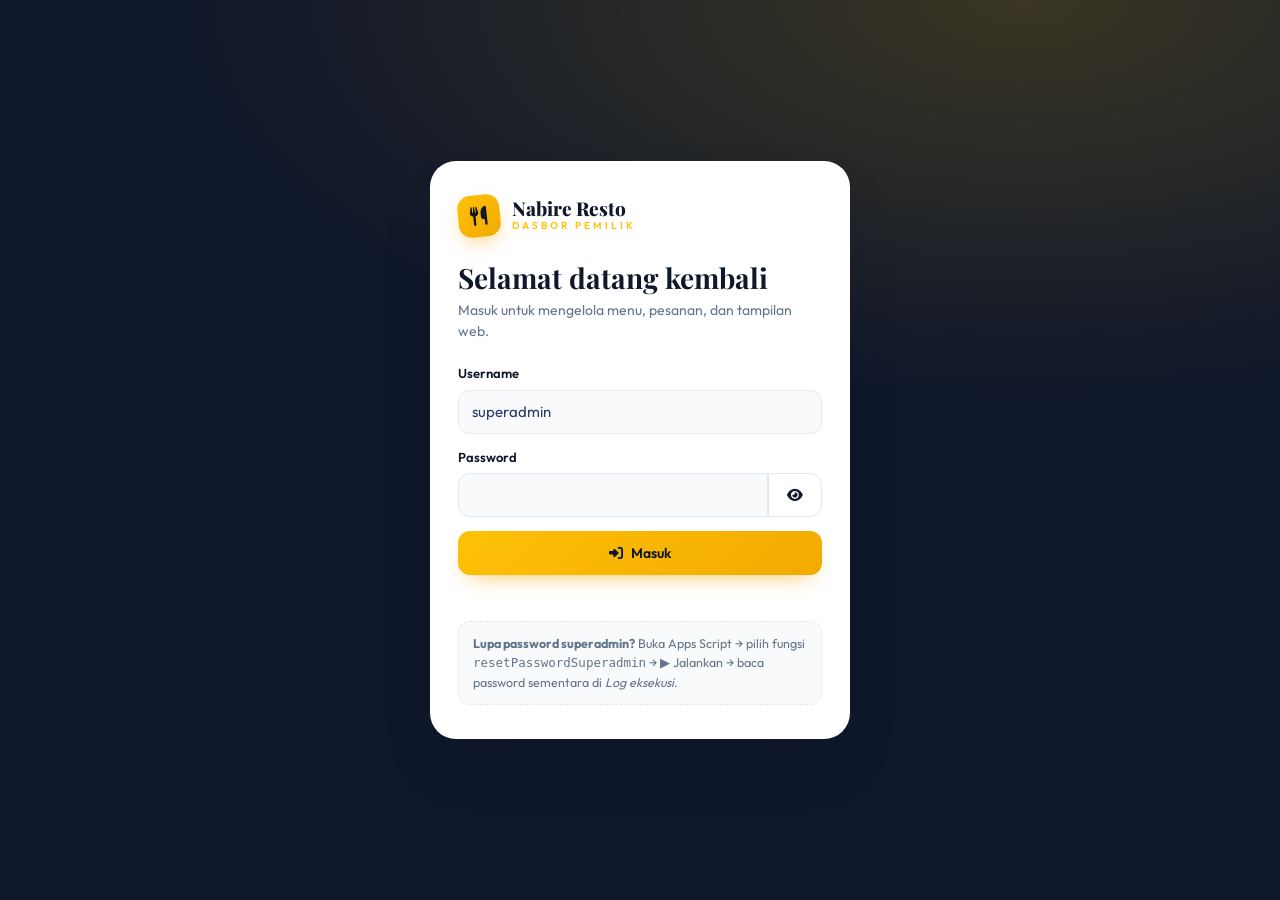
<file: admin.html>
<!doctype html>
<html lang="id">
  <head>
    <meta charset="utf-8" />
    <meta name="viewport" content="width=device-width, initial-scale=1, maximum-scale=5" />
    <meta name="theme-color" content="#0f172a" />
    <meta name="robots" content="noindex, nofollow" />
    <title>Dasbor — Nabire Resto</title>
    <link rel="preconnect" href="https://script.google.com" />
    <link rel="preconnect" href="https://script.googleusercontent.com" />
    <link rel="preconnect" href="https://fonts.googleapis.com" />
    <link rel="preconnect" href="https://fonts.gstatic.com" crossorigin />
    <link href="https://fonts.googleapis.com/css2?family=Outfit:wght@300;400;500;600;700;800&family=Playfair+Display:wght@600;700;800&display=swap" rel="stylesheet" />
    <link rel="stylesheet" href="https://cdnjs.cloudflare.com/ajax/libs/font-awesome/6.4.0/css/all.min.css" />
    <link rel="stylesheet" href="css/admin.css" />
  </head>
  <body>
    <!-- ============ LOGIN ============ -->
    <section class="auth" id="authView" hidden>
      <form class="auth-card" id="loginForm" autocomplete="on">
        <div class="auth-brand"><span class="brand-mark js-brand-mark"><i class="fa-solid fa-utensils"></i></span><div><div class="brand-name js-brand-name" style="color:var(--dark)">Nabire Resto</div><div class="brand-sub">Dasbor Pemilik</div></div></div>
        <div class="demo-banner" id="demoBanner" hidden><i class="fa-solid fa-flask"></i><span>Mode contoh: backend belum dihubungkan. Klik <b>Masuk</b> untuk mencoba dasbor dengan data dummy.</span></div>
        <h1>Selamat datang kembali</h1>
        <p class="lead">Masuk untuk mengelola menu, pesanan, dan tampilan web.</p>
        <div class="field"><label for="lgUser">Username</label><input class="input" id="lgUser" name="username" autocomplete="username" value="superadmin" required /></div>
        <div class="field"><label for="lgPass">Password</label>
          <div class="input-group"><input class="input" id="lgPass" name="password" type="password" autocomplete="current-password" required /><button type="button" class="btn btn-ghost" id="lgEye" aria-label="Tampilkan password"><i class="fa-solid fa-eye"></i></button></div>
        </div>
        <button class="btn btn-primary btn-block" id="lgBtn" type="submit"><i class="fa-solid fa-right-to-bracket"></i> Masuk</button>
        <p class="hint" id="lgMsg" role="alert" style="color:var(--err);min-height:18px;margin-top:10px"></p>
        <div class="help"><b>Lupa password superadmin?</b> Buka Apps Script → pilih fungsi <code>resetPasswordSuperadmin</code> → ▶ Jalankan → baca password sementara di <i>Log eksekusi</i>.</div>
      </form>

      <form class="auth-card" id="mustForm" hidden>
        <div class="auth-brand"><span class="brand-mark"><i class="fa-solid fa-key"></i></span><div><div class="brand-name" style="color:var(--dark)">Buat password baru</div><div class="brand-sub">Wajib sekali</div></div></div>
        <p class="lead">Anda masuk dengan password sementara. Buat password baru (minimal 10 karakter, kombinasi huruf & angka).</p>
        <div class="field"><label for="mpOld">Password sementara</label><input class="input" id="mpOld" type="password" autocomplete="current-password" required /></div>
        <div class="field"><label for="mpNew">Password baru</label><input class="input" id="mpNew" type="password" autocomplete="new-password" minlength="10" required /></div>
        <div class="field"><label for="mpNew2">Ulangi password baru</label><input class="input" id="mpNew2" type="password" autocomplete="new-password" required /></div>
        <button class="btn btn-primary btn-block" type="submit" id="mpBtn"><i class="fa-solid fa-check"></i> Simpan & Masuk</button>
        <p class="hint" id="mpMsg" role="alert" style="color:var(--err);min-height:18px;margin-top:10px"></p>
      </form>
    </section>

    <!-- ============ APP ============ -->
    <div class="shell" id="appView" hidden>
      <aside class="sidebar" id="sidebar" aria-label="Menu utama"></aside>
      <div class="main">
        <header class="topbar">
          <div class="topbar-in">
            <span class="tb-brand-m"><span class="brand-mark js-brand-mark" style="width:36px;height:36px;font-size:16px"><i class="fa-solid fa-utensils"></i></span></span>
            <div class="tb-title"><h1 id="pageTitle">Ringkasan</h1><p id="pageSub"></p></div>
            <span class="net-dot" id="netDot" title="Status koneksi"></span>
            <a class="btn btn-ghost btn-sm" href="index.html" target="_blank" rel="noopener" title="Lihat web"><i class="fa-solid fa-arrow-up-right-from-square"></i><span class="hide-sm"> Lihat web</span></a>
            <button class="avatar" id="avatarBtn" aria-label="Akun"></button>
          </div>
        </header>
        <main class="content" id="content"></main>
      </div>
      <nav class="bnav" id="bnav" aria-label="Navigasi bawah"></nav>
    </div>

    <div id="layer"></div>
    <div class="toasts" id="toasts" aria-live="polite"></div>

    <script src="js/config.js"></script>
    <script src="js/demo-data.js"></script>
    <script src="js/core.js"></script>
    <script src="js/toko.js"></script>
    <script src="js/admin.js"></script>
  </body>
</html>
</file>
<file: css/admin.css>
/* =====================================================================
 *  admin.css — Dasbor ramah pemilik (CEO-friendly), satu bahasa desain
 *  dengan halaman publik: navy + emas, Playfair untuk judul, Outfit isi.
 *  Semua warna lewat token → ikut berubah saat tema diganti di Tampilan.
 * ===================================================================== */
:root {
  --primary: #ffc107; --primary-deep: #f2aa02; --dark: #0f172a; --dark-2: #131c31; --text: #2b3a67; --accent: #c5a059;
  --slate-50: #f8fafc; --slate-100: #f1f5f9; --slate-200: #e2e8f0; --muted: #64748b; --muted-2: #94a3b8;
  --line: rgba(15, 23, 42, .08); --card: #fff; --radius: 22px; --r-md: 14px; --r-sm: 10px;
  --shadow-sm: 0 1px 2px rgba(15,23,42,.06); --shadow-md: 0 16px 40px -20px rgba(15, 23, 42, .35); --shadow-lg: 0 30px 60px -18px rgba(15, 23, 42, .28);
  --ok: #16a34a; --ok-bg: #dcfce7; --warn: #b45309; --warn-bg: #fef3c7; --err: #dc2626; --err-bg: #fee2e2; --info: #2563eb; --info-bg: #dbeafe;
  --ease: cubic-bezier(.16, 1, .3, 1); --font: "Outfit", sans-serif; --display: "Playfair Display", serif;
  --sidebar: 252px;
}
* { margin: 0; padding: 0; box-sizing: border-box; }
html, body { height: 100%; }
body { font-family: var(--font); color: var(--text); background: var(--slate-50); -webkit-font-smoothing: antialiased; line-height: 1.5; font-size: 15px; }
a { color: inherit; text-decoration: none; }
button, input, select, textarea { font-family: inherit; font-size: inherit; color: inherit; }
button { cursor: pointer; border: none; background: none; }
img { display: block; max-width: 100%; }
:focus-visible { outline: 3px solid var(--primary-deep); outline-offset: 2px; border-radius: 6px; }
[hidden] { display: none !important; }
.mono { font-variant-numeric: tabular-nums; font-feature-settings: "tnum"; }
.muted { color: var(--muted); } .small { font-size: 13px; } .xs { font-size: 12px; }

/* ---------- LOGIN ---------- */
.auth { min-height: 100%; display: grid; place-items: center; padding: 24px; background:
  radial-gradient(120% 80% at 80% 0%, color-mix(in srgb, var(--primary) 18%, transparent), transparent 55%), var(--dark); }
.auth-card { width: 100%; max-width: 420px; background: #fff; border-radius: 26px; padding: 34px 28px; box-shadow: var(--shadow-lg); }
.auth-brand { display: flex; gap: 12px; align-items: center; margin-bottom: 26px; }
.auth h1 { font-family: var(--display); font-size: 28px; color: var(--dark); line-height: 1.1; }
.auth p.lead { color: var(--muted); margin: 6px 0 22px; font-size: 14px; }
.auth .help { margin-top: 18px; font-size: 12.5px; color: var(--muted); background: var(--slate-50); padding: 12px 14px; border-radius: 12px; border: 1px dashed var(--slate-200); }
.demo-banner { background: var(--warn-bg); color: var(--warn); padding: 10px 14px; border-radius: 12px; font-size: 13px; margin-bottom: 16px; display: flex; gap: 8px; }

.brand-mark { width: 42px; height: 42px; border-radius: 13px; display: grid; place-items: center; flex: 0 0 auto;
  background: linear-gradient(140deg, var(--primary), var(--primary-deep)); color: var(--dark); font-size: 19px; transform: rotate(-6deg); box-shadow: 0 8px 20px -6px rgba(242,170,2,.6); }
.brand-logo { width: 42px; height: 42px; border-radius: 13px; object-fit: cover; }
.brand-name { font-family: var(--display); font-weight: 800; font-size: 19px; line-height: 1; color: inherit; }
.brand-sub { font-size: 10px; letter-spacing: .3em; text-transform: uppercase; color: var(--primary); font-weight: 600; }

/* ---------- SHELL ---------- */
.shell { display: grid; grid-template-columns: 1fr; min-height: 100%; }
@media (min-width: 960px) { .shell { grid-template-columns: var(--sidebar) 1fr; } }
.sidebar { display: none; background: var(--dark); color: #fff; position: sticky; top: 0; height: 100vh; overflow-y: auto; padding: 22px 14px; flex-direction: column; gap: 4px; }
@media (min-width: 960px) { .sidebar { display: flex; } }
.sidebar .sb-brand { display: flex; gap: 12px; align-items: center; padding: 4px 10px 22px; }
.sb-group { font-size: 10.5px; letter-spacing: .22em; text-transform: uppercase; color: rgba(255,255,255,.38); padding: 16px 12px 6px; }
.sb-link { display: flex; align-items: center; gap: 12px; padding: 11px 12px; border-radius: 12px; color: rgba(255,255,255,.72); font-weight: 500; font-size: 14.5px; transition: background .25s, color .25s; position: relative; min-height: 44px; width: 100%; text-align: left; }
.sb-link i { width: 20px; text-align: center; color: rgba(255,255,255,.5); transition: color .25s; }
.sb-link:hover { background: rgba(255,255,255,.06); color: #fff; }
.sb-link.active { background: rgba(255,255,255,.1); color: #fff; }
.sb-link.active i { color: var(--primary); }
.sb-link.active::before { content: ""; position: absolute; left: -14px; top: 10px; bottom: 10px; width: 4px; border-radius: 0 4px 4px 0; background: var(--primary); }
.sb-badge { margin-left: auto; background: var(--primary); color: var(--dark); font-size: 11px; font-weight: 700; padding: 1px 8px; border-radius: 999px; }
.sb-foot { margin-top: auto; padding: 14px 10px 0; border-top: 1px solid rgba(255,255,255,.08); font-size: 12px; color: rgba(255,255,255,.45); }
.sb-foot [data-nk-copy] { display: block; margin-top: 6px; }

.main { min-width: 0; padding-bottom: 96px; }
@media (min-width: 960px) { .main { padding-bottom: 40px; } }
.topbar { position: sticky; top: 0; z-index: 50; background: color-mix(in srgb, var(--slate-50) 88%, transparent); backdrop-filter: blur(12px); border-bottom: 1px solid var(--line); }
.topbar-in { display: flex; align-items: center; gap: 12px; padding: 12px 18px; max-width: 1280px; margin: 0 auto; }
@media (min-width: 960px) { .topbar-in { padding: 14px 32px; } }
.tb-title { flex: 1; min-width: 0; }
.tb-title h1 { font-family: var(--display); font-size: 22px; color: var(--dark); line-height: 1.15; white-space: nowrap; overflow: hidden; text-overflow: ellipsis; }
.tb-title p { font-size: 12.5px; color: var(--muted); }
.tb-brand-m { display: flex; } @media (min-width: 960px) { .tb-brand-m { display: none; } }
.net-dot { width: 9px; height: 9px; border-radius: 99px; background: var(--ok); box-shadow: 0 0 0 4px var(--ok-bg); flex: 0 0 auto; }
.net-dot.off { background: var(--err); box-shadow: 0 0 0 4px var(--err-bg); }
.net-dot.sync { background: var(--warn); box-shadow: 0 0 0 4px var(--warn-bg); }
.avatar { width: 38px; height: 38px; border-radius: 12px; display: grid; place-items: center; background: var(--dark); color: var(--primary); font-weight: 700; flex: 0 0 auto; }
.content { max-width: 1280px; margin: 0 auto; padding: 20px 16px; }
@media (min-width: 960px) { .content { padding: 26px 32px; } }
.page { animation: pageIn .28s var(--ease); }
@keyframes pageIn { from { opacity: 0; transform: translateY(6px); } to { opacity: 1; transform: none; } }

/* bottom nav HP */
.bnav { position: fixed; left: 0; right: 0; bottom: 0; z-index: 80; background: var(--dark); display: grid; grid-template-columns: repeat(5, 1fr); padding: 6px 6px calc(6px + env(safe-area-inset-bottom)); box-shadow: 0 -10px 30px -12px rgba(0,0,0,.4); }
@media (min-width: 960px) { .bnav { display: none; } }
.bnav button { display: flex; flex-direction: column; align-items: center; gap: 3px; padding: 8px 2px; color: rgba(255,255,255,.6); font-size: 11px; font-weight: 500; border-radius: 12px; min-height: 52px; position: relative; }
.bnav button i { font-size: 18px; }
.bnav button.active { color: var(--primary); background: rgba(255,255,255,.07); }
.bnav .dot { position: absolute; top: 6px; right: calc(50% - 18px); min-width: 18px; height: 18px; padding: 0 5px; border-radius: 99px; background: var(--primary); color: var(--dark); font-size: 10.5px; font-weight: 700; display: grid; place-items: center; }

/* ---------- KOMPONEN ---------- */
.card { background: var(--card); border: 1px solid var(--line); border-radius: var(--radius); padding: 20px; box-shadow: var(--shadow-sm); }
.card + .card { margin-top: 16px; }
.card-h { display: flex; align-items: center; justify-content: space-between; gap: 10px; margin-bottom: 14px; flex-wrap: wrap; }
.card-h h3 { font-size: 16.5px; color: var(--dark); font-weight: 700; display: flex; gap: 10px; align-items: center; }
.card-h h3 i { color: var(--accent); }
.grid { display: grid; gap: 16px; }
.g2 { grid-template-columns: 1fr; } .g3 { grid-template-columns: 1fr; } .g4 { grid-template-columns: repeat(2, 1fr); gap: 12px; }
@media (min-width: 760px) { .g2 { grid-template-columns: 1fr 1fr; } .g3 { grid-template-columns: repeat(3, 1fr); } .g4 { grid-template-columns: repeat(4, 1fr); gap: 16px; } }
.g-main { grid-template-columns: 1fr; } @media (min-width: 1100px) { .g-main { grid-template-columns: 1.6fr 1fr; } }

.kpi { background: var(--card); border: 1px solid var(--line); border-radius: 20px; padding: 16px 16px 14px; position: relative; overflow: hidden; cursor: default; }
.kpi.click { cursor: pointer; transition: transform .25s var(--ease), box-shadow .25s; } .kpi.click:hover { transform: translateY(-2px); box-shadow: var(--shadow-md); }
.kpi .k-lbl { font-size: 12.5px; color: var(--muted); display: flex; align-items: center; gap: 8px; }
.kpi .k-lbl i { color: var(--accent); }
.kpi .k-num { font-family: var(--display); font-weight: 800; font-size: 26px; color: var(--dark); margin-top: 6px; line-height: 1.1; word-break: break-word; }
@media (min-width: 760px) { .kpi .k-num { font-size: 30px; } }
.kpi .k-sub { font-size: 12px; margin-top: 4px; color: var(--muted); }
.kpi.dark { background: var(--dark); color: #fff; border-color: var(--dark); } .kpi.dark .k-num { color: var(--primary); } .kpi.dark .k-lbl, .kpi.dark .k-sub { color: rgba(255,255,255,.65); }
.up { color: var(--ok); font-weight: 600; } .down { color: var(--err); font-weight: 600; }

.btn { display: inline-flex; align-items: center; justify-content: center; gap: 8px; padding: 11px 18px; border-radius: 12px; font-weight: 600; font-size: 14px; min-height: 44px; transition: transform .2s var(--ease), background .2s, box-shadow .2s, opacity .2s; white-space: nowrap; }
.btn:active { transform: scale(.97); } .btn:disabled { opacity: .5; cursor: not-allowed; }
.btn-primary { background: linear-gradient(135deg, var(--primary), var(--primary-deep)); color: var(--dark); box-shadow: 0 10px 22px -12px rgba(242,170,2,.8); }
.btn-dark { background: var(--dark); color: #fff; }
.btn-ghost { background: #fff; border: 1px solid var(--slate-200); color: var(--dark); } .btn-ghost:hover { border-color: var(--dark); }
.btn-danger { background: var(--err-bg); color: var(--err); } .btn-danger:hover { background: var(--err); color: #fff; }
.btn-ok { background: var(--ok-bg); color: var(--ok); }
.btn-sm { padding: 7px 12px; min-height: 36px; font-size: 13px; border-radius: 10px; }
.btn-icon { width: 40px; height: 40px; min-height: 40px; padding: 0; border-radius: 12px; }
.btn-block { width: 100%; }
.btn .spin { animation: spin 1s linear infinite; } @keyframes spin { to { transform: rotate(360deg); } }

.field { margin-bottom: 14px; }
.field > label { display: block; font-size: 13px; font-weight: 600; color: var(--dark); margin-bottom: 6px; }
.field > label .opt { font-weight: 400; color: var(--muted-2); }
.input, select.input, textarea.input { width: 100%; padding: 11px 13px; border-radius: 12px; border: 1px solid var(--slate-200); background: var(--slate-50); outline: none; transition: border .2s, box-shadow .2s, background .2s; min-height: 44px; }
.input:focus { border-color: var(--primary-deep); background: #fff; box-shadow: 0 0 0 3px rgba(242,170,2,.16); }
textarea.input { resize: vertical; min-height: 84px; line-height: 1.5; }
.hint { font-size: 12px; color: var(--muted-2); margin-top: 5px; }
.row { display: flex; gap: 10px; align-items: center; flex-wrap: wrap; } .row > .grow { flex: 1; min-width: 160px; }
.split2 { display: grid; grid-template-columns: 1fr 1fr; gap: 10px; }
.input-group { display: flex; } .input-group .input { border-radius: 12px 0 0 12px; } .input-group .btn { border-radius: 0 12px 12px 0; }

.chips { display: flex; gap: 8px; overflow-x: auto; padding-bottom: 4px; scrollbar-width: none; } .chips::-webkit-scrollbar { display: none; }
.chip { flex: 0 0 auto; display: inline-flex; gap: 8px; align-items: center; padding: 9px 15px; border-radius: 999px; background: #fff; border: 1px solid var(--line); font-weight: 600; font-size: 13.5px; min-height: 40px; transition: all .2s; }
.chip .n { background: var(--slate-100); color: var(--muted); border-radius: 99px; padding: 0 8px; font-size: 12px; }
.chip.active { background: var(--dark); color: #fff; border-color: var(--dark); } .chip.active .n { background: var(--primary); color: var(--dark); }

.badge { display: inline-flex; align-items: center; gap: 5px; padding: 3px 10px; border-radius: 999px; font-size: 12px; font-weight: 600; white-space: nowrap; }
.b-Menunggu, .b-warn { background: var(--warn-bg); color: var(--warn); }
.b-Diproses, .b-info { background: var(--info-bg); color: var(--info); }
.b-Siap { background: #ede9fe; color: #6d28d9; }
.b-Selesai, .b-ok { background: var(--ok-bg); color: var(--ok); }
.b-Batal, .b-err { background: var(--err-bg); color: var(--err); }
.b-mute { background: var(--slate-100); color: var(--muted); }
.b-dark { background: var(--dark); color: var(--primary); }

/* switch */
.switch { position: relative; display: inline-flex; align-items: center; gap: 10px; cursor: pointer; user-select: none; min-height: 32px; }
.switch input { position: absolute; opacity: 0; width: 0; height: 0; }
.switch .tr { width: 46px; height: 26px; border-radius: 99px; background: var(--slate-200); position: relative; transition: background .25s; flex: 0 0 auto; }
.switch .tr::after { content: ""; position: absolute; top: 3px; left: 3px; width: 20px; height: 20px; border-radius: 99px; background: #fff; box-shadow: 0 2px 6px rgba(0,0,0,.2); transition: transform .25s var(--ease); }
.switch input:checked + .tr { background: var(--ok); } .switch input:checked + .tr::after { transform: translateX(20px); }
.switch input:focus-visible + .tr { outline: 3px solid var(--primary-deep); outline-offset: 2px; }
.switch input:disabled + .tr { opacity: .45; }

/* tabel → kartu di HP */
.tbl-wrap { overflow-x: auto; border-radius: 16px; border: 1px solid var(--line); background: #fff; }
table.tbl { width: 100%; border-collapse: collapse; font-size: 14px; }
.tbl th { text-align: left; font-size: 12px; text-transform: uppercase; letter-spacing: .06em; color: var(--muted); font-weight: 600; padding: 12px 14px; background: var(--slate-50); border-bottom: 1px solid var(--line); position: sticky; top: 0; white-space: nowrap; }
.tbl td { padding: 12px 14px; border-bottom: 1px solid var(--line); vertical-align: middle; }
.tbl tr:last-child td { border-bottom: none; }
.tbl tr.click { cursor: pointer; } .tbl tr.click:hover td { background: #fffdf5; }
.tbl tr.warn td { background: #fffbeb; }
@media (max-width: 759px) {
  .tbl-wrap.stack { border: none; background: none; overflow: visible; }
  .stack table.tbl, .stack .tbl tbody, .stack .tbl tr, .stack .tbl td { display: block; width: 100%; }
  .stack .tbl thead { display: none; }
  .stack .tbl tr { background: #fff; border: 1px solid var(--line); border-radius: 16px; padding: 10px 12px; margin-bottom: 10px; }
  .stack .tbl td { border: none; padding: 5px 0; display: flex; justify-content: space-between; gap: 12px; text-align: right; }
  .stack .tbl td::before { content: attr(data-label); font-size: 12px; color: var(--muted); font-weight: 600; text-align: left; flex: 0 0 auto; }
  .stack .tbl td.full { display: block; text-align: left; } .stack .tbl td.full::before { display: none; }
}

/* daftar pesanan (kartu) */
.olist { display: grid; gap: 10px; }
.ocard { background: #fff; border: 1px solid var(--line); border-radius: 18px; padding: 14px 16px; display: grid; grid-template-columns: 1fr auto; gap: 6px 12px; cursor: pointer; transition: box-shadow .2s, transform .2s var(--ease), border-color .2s; }
.ocard:hover { box-shadow: var(--shadow-md); transform: translateY(-1px); }
.ocard.new { border-color: var(--primary-deep); box-shadow: 0 0 0 3px rgba(242,170,2,.18); }
.ocard .o-id { font-weight: 700; color: var(--dark); font-size: 14.5px; }
.ocard .o-meta { font-size: 12.5px; color: var(--muted); display: flex; gap: 10px; flex-wrap: wrap; }
.ocard .o-items { grid-column: 1 / -1; font-size: 13px; color: var(--text); white-space: nowrap; overflow: hidden; text-overflow: ellipsis; }
.ocard .o-total { font-weight: 800; color: var(--dark); text-align: right; }
.ocard .o-act { grid-column: 1 / -1; display: flex; gap: 8px; flex-wrap: wrap; margin-top: 4px; }

/* grafik batang */
.bars { display: grid; grid-template-columns: repeat(7, 1fr); gap: 10px; align-items: end; height: 190px; padding-top: 10px; }
.bar { display: flex; flex-direction: column; align-items: center; gap: 6px; height: 100%; justify-content: flex-end; }
.bar .b { width: 100%; max-width: 44px; border-radius: 10px 10px 4px 4px; background: linear-gradient(180deg, var(--primary), var(--primary-deep)); min-height: 4px; transition: height .6s var(--ease); position: relative; }
.bar.today .b { background: linear-gradient(180deg, var(--dark), var(--dark-2)); }
.bar .v { font-size: 11px; color: var(--muted); font-weight: 600; white-space: nowrap; }
.bar .d { font-size: 11.5px; color: var(--muted); }
.hbar { display: grid; grid-template-columns: 1fr auto; gap: 4px 10px; align-items: center; font-size: 13.5px; margin-bottom: 10px; }
.hbar .track { grid-column: 1 / -1; height: 8px; background: var(--slate-100); border-radius: 99px; overflow: hidden; }
.hbar .fill { height: 100%; background: linear-gradient(90deg, var(--primary), var(--primary-deep)); border-radius: 99px; }

.todo { display: flex; align-items: center; gap: 12px; padding: 12px 14px; border-radius: 14px; background: var(--slate-50); border: 1px solid var(--line); margin-bottom: 8px; }
.todo i.ic { width: 36px; height: 36px; border-radius: 10px; display: grid; place-items: center; background: var(--warn-bg); color: var(--warn); flex: 0 0 auto; }
.todo .t { flex: 1; font-size: 14px; } .todo .t b { color: var(--dark); }
.empty { text-align: center; padding: 34px 16px; color: var(--muted-2); }
.empty i { font-size: 32px; color: var(--slate-200); display: block; margin-bottom: 10px; }

/* menu admin */
.mgrid { display: grid; grid-template-columns: repeat(auto-fill, minmax(230px, 1fr)); gap: 14px; }
.mcard { background: #fff; border: 1px solid var(--line); border-radius: 18px; overflow: hidden; display: flex; flex-direction: column; transition: opacity .2s; }
.mcard.off { opacity: .55; }
.mcard .mimg { aspect-ratio: 16/10; background: var(--slate-200); position: relative; }
.mcard .mimg img { width: 100%; height: 100%; object-fit: cover; }
.mcard .mimg .badge { position: absolute; top: 10px; left: 10px; }
.mcard .mb { padding: 12px 14px; flex: 1; display: flex; flex-direction: column; gap: 4px; }
.mcard .mn { font-weight: 700; color: var(--dark); }
.mcard .mp { font-weight: 800; color: var(--dark); }
.mcard .mf { display: flex; align-items: center; justify-content: space-between; gap: 8px; padding: 10px 14px; border-top: 1px solid var(--line); }
.drag-h { cursor: grab; color: var(--muted-2); }

/* editor opsi variasi */
.opt-row { display: grid; grid-template-columns: 1fr 120px 40px; gap: 8px; margin-bottom: 8px; }

/* gambar unggah */
.imgpick { display: flex; gap: 12px; align-items: center; }
.imgpick .prev { width: 84px; height: 84px; border-radius: 14px; background: var(--slate-100) center/cover no-repeat; border: 1px solid var(--line); flex: 0 0 auto; display: grid; place-items: center; color: var(--muted-2); }
.imgpick .prev.wide { width: 120px; height: 72px; }
.imgpick .ctr { flex: 1; min-width: 0; display: grid; gap: 6px; }

/* drawer / sheet */
.overlay { position: fixed; inset: 0; z-index: 200; background: rgba(15,23,42,.55); backdrop-filter: blur(4px); display: flex; justify-content: flex-end; animation: fadeIn .2s; }
@keyframes fadeIn { from { opacity: 0; } }
.drawer { width: 100%; max-width: 560px; height: 100%; background: #fff; display: flex; flex-direction: column; animation: slideIn .32s var(--ease); }
@keyframes slideIn { from { transform: translateX(40px); opacity: .5; } }
@media (max-width: 759px) {
  .overlay { align-items: flex-end; }
  .drawer { height: auto; max-height: 92vh; border-radius: 24px 24px 0 0; animation: sheetUp .32s var(--ease); }
  @keyframes sheetUp { from { transform: translateY(40px); opacity: .6; } }
}
.dr-h { display: flex; align-items: center; gap: 12px; padding: 16px 18px; border-bottom: 1px solid var(--line); }
.dr-h h3 { flex: 1; font-family: var(--display); font-size: 21px; color: var(--dark); min-width: 0; overflow: hidden; text-overflow: ellipsis; white-space: nowrap; }
.dr-b { padding: 18px; overflow-y: auto; flex: 1; }
.dr-f { padding: 14px 18px calc(14px + env(safe-area-inset-bottom)); border-top: 1px solid var(--line); display: flex; gap: 10px; background: #fff; }
.dialog { margin: auto; width: calc(100% - 32px); max-width: 440px; background: #fff; border-radius: 22px; padding: 24px; animation: pop .25s var(--ease); align-self: center; }
@keyframes pop { from { transform: scale(.94); opacity: 0; } }
.overlay.center { justify-content: center; align-items: center; }
.dialog h3 { font-family: var(--display); font-size: 22px; color: var(--dark); margin-bottom: 8px; }
.dialog p { color: var(--muted); font-size: 14px; }
.dialog .acts { display: flex; gap: 10px; justify-content: flex-end; margin-top: 20px; }
.secret { font-family: ui-monospace, Menlo, monospace; font-size: 22px; letter-spacing: .08em; text-align: center; padding: 16px; border-radius: 14px; background: var(--dark); color: var(--primary); margin-top: 14px; user-select: all; }

.sumrow { display: flex; justify-content: space-between; padding: 7px 0; font-size: 14px; color: var(--muted); }
.sumrow.total { border-top: 1px dashed var(--slate-200); margin-top: 6px; padding-top: 10px; font-weight: 800; font-size: 17px; color: var(--dark); }
.kv { display: grid; grid-template-columns: 110px 1fr; gap: 6px 12px; font-size: 14px; } .kv dt { color: var(--muted); } .kv dd { color: var(--dark); font-weight: 500; word-break: break-word; }
.timeline { border-left: 2px solid var(--slate-200); margin-left: 6px; padding-left: 16px; }
.tl { position: relative; padding-bottom: 14px; font-size: 13.5px; }
.tl::before { content: ""; position: absolute; left: -22px; top: 4px; width: 10px; height: 10px; border-radius: 99px; background: var(--primary-deep); border: 2px solid #fff; }
.tl .when { font-size: 11.5px; color: var(--muted-2); }

/* tab */
.tabs { display: flex; gap: 6px; background: #fff; border: 1px solid var(--line); padding: 5px; border-radius: 14px; margin-bottom: 18px; overflow-x: auto; scrollbar-width: none; }
.tabs button { flex: 1 0 auto; padding: 10px 14px; border-radius: 10px; font-weight: 600; font-size: 14px; color: var(--muted); min-height: 42px; white-space: nowrap; }
.tabs button.active { background: var(--dark); color: #fff; }

/* tampilan / preview */
.theme-wrap { display: grid; gap: 18px; grid-template-columns: 1fr; }
@media (min-width: 1100px) { .theme-wrap { grid-template-columns: minmax(380px, 460px) 1fr; } }
.preview-box { position: sticky; top: 84px; height: calc(100vh - 110px); border-radius: 22px; overflow: hidden; border: 1px solid var(--line); background: #fff; box-shadow: var(--shadow-md); display: flex; flex-direction: column; }
.preview-bar { display: flex; gap: 8px; align-items: center; padding: 10px 12px; border-bottom: 1px solid var(--line); background: var(--slate-50); font-size: 12.5px; color: var(--muted); }
.preview-bar .dots { display: flex; gap: 5px; } .preview-bar .dots i { width: 9px; height: 9px; border-radius: 99px; background: var(--slate-200); display: block; }
.preview-frame { flex: 1; border: 0; width: 100%; background: #fff; }
.preview-frame.mobile { width: 390px; margin: 0 auto; border-left: 1px solid var(--line); border-right: 1px solid var(--line); }
@media (max-width: 1099px) { .preview-box { position: fixed; inset: 0; top: 0; z-index: 150; height: 100%; border-radius: 0; } .preview-box.hide-m { display: none; } }
.acc { border: 1px solid var(--line); border-radius: 18px; background: #fff; margin-bottom: 12px; overflow: hidden; }
.acc > summary { list-style: none; padding: 15px 18px; font-weight: 700; color: var(--dark); display: flex; align-items: center; gap: 10px; cursor: pointer; min-height: 52px; }
.acc > summary::-webkit-details-marker { display: none; }
.acc > summary i.lead { color: var(--accent); width: 20px; text-align: center; }
.acc > summary::after { content: "\f078"; font-family: "Font Awesome 6 Free"; font-weight: 900; margin-left: auto; font-size: 12px; color: var(--muted-2); transition: transform .25s; }
.acc[open] > summary::after { transform: rotate(180deg); }
.acc .acc-b { padding: 4px 18px 16px; }
.palettes { display: grid; grid-template-columns: repeat(auto-fill, minmax(96px, 1fr)); gap: 8px; margin-bottom: 14px; }
.pal { border: 2px solid transparent; border-radius: 14px; padding: 8px; background: var(--slate-50); text-align: center; font-size: 12px; font-weight: 600; min-height: 44px; }
.pal .sw { display: flex; height: 26px; border-radius: 8px; overflow: hidden; margin-bottom: 6px; } .pal .sw span { flex: 1; }
.pal.active { border-color: var(--dark); }
.color-row { display: grid; grid-template-columns: 44px 1fr; gap: 8px; align-items: center; }
.color-row input[type=color] { width: 44px; height: 44px; border: 1px solid var(--slate-200); border-radius: 12px; padding: 3px; background: #fff; cursor: pointer; }
.savebar { position: sticky; bottom: 72px; z-index: 40; display: flex; gap: 10px; align-items: center; padding: 12px 14px; border-radius: 16px; background: var(--dark); color: #fff; box-shadow: var(--shadow-lg); margin-top: 12px; }
@media (min-width: 960px) { .savebar { bottom: 16px; } }
.savebar .grow { flex: 1; font-size: 13px; color: rgba(255,255,255,.7); }

/* blast */
.wa-bubble { background: #e7fcd9; border-radius: 4px 16px 16px 16px; padding: 12px 14px; font-size: 14px; white-space: pre-wrap; word-break: break-word; box-shadow: var(--shadow-sm); color: #111b21; position: relative; }
.wa-preview { background: #efeae2; border-radius: 16px; padding: 14px; }
.seg { display: inline-flex; background: var(--slate-100); border-radius: 12px; padding: 4px; gap: 4px; }
.seg button { padding: 8px 16px; border-radius: 9px; font-weight: 700; min-height: 38px; color: var(--muted); }
.seg button.active { background: var(--dark); color: var(--primary); }
.wa-badge { font-size: 11.5px; font-weight: 600; padding: 2px 8px; border-radius: 99px; }
.wa-badge.ya { background: var(--ok-bg); color: var(--ok); } .wa-badge.tidak { background: var(--err-bg); color: var(--err); } .wa-badge.belum { background: var(--slate-100); color: var(--muted); }
.progress { height: 10px; background: var(--slate-100); border-radius: 99px; overflow: hidden; }
.progress > div { height: 100%; background: linear-gradient(90deg, #22c55e, #16a34a); transition: width .5s var(--ease); }
.matrix td .switch { justify-content: center; }
.bulkbar { position: sticky; top: 70px; z-index: 30; display: flex; gap: 8px; flex-wrap: wrap; align-items: center; background: var(--dark); color: #fff; padding: 10px 12px; border-radius: 14px; margin-bottom: 12px; }
.bulkbar .btn-ghost { background: rgba(255,255,255,.1); color: #fff; border-color: transparent; }
.tag { display: inline-block; font-size: 11.5px; padding: 2px 8px; border-radius: 99px; background: #fff7e0; color: #8a6200; border: 1px solid #f7dc8a; margin: 1px 2px 1px 0; }

/* toast */
.toasts { position: fixed; top: 16px; left: 50%; transform: translateX(-50%); z-index: 400; display: flex; flex-direction: column; gap: 8px; width: calc(100% - 32px); max-width: 420px; pointer-events: none; }
.toast { background: var(--dark); color: #fff; padding: 12px 16px; border-radius: 14px; font-size: 14px; box-shadow: var(--shadow-lg); display: flex; gap: 10px; align-items: flex-start; animation: tIn .3s var(--ease); pointer-events: auto; }
.toast i { color: var(--primary); margin-top: 3px; } .toast.err i { color: #f87171; } .toast.ok i { color: #4ade80; }
@keyframes tIn { from { transform: translateY(-10px); opacity: 0; } }

/* skeleton */
.sk { background: linear-gradient(90deg, var(--slate-200) 25%, var(--slate-100) 50%, var(--slate-200) 75%); background-size: 200% 100%; animation: skl 1.2s infinite; border-radius: 10px; }
@keyframes skl { to { background-position: -200% 0; } }

/* lainnya (sheet menu HP) */
.more-grid { display: grid; grid-template-columns: repeat(3, 1fr); gap: 10px; }
.more-grid button { display: flex; flex-direction: column; align-items: center; gap: 8px; padding: 16px 6px; border-radius: 16px; background: var(--slate-50); border: 1px solid var(--line); font-size: 13px; font-weight: 600; color: var(--dark); min-height: 84px; }
.more-grid button i { font-size: 20px; color: var(--accent); }

@media (prefers-reduced-motion: reduce) { *, *::before, *::after { animation-duration: .01ms !important; transition-duration: .01ms !important; } }
@media (max-width: 640px) {
  .hide-sm { display: none; }
  .tb-title p { white-space: nowrap; overflow: hidden; text-overflow: ellipsis; }
  .tb-title h1 { font-size: 20px; }
  .topbar-in .btn-sm { padding: 7px 10px; }
}
.mcard .mf .row { flex-wrap: nowrap; }
.btn-icon.btn-sm { width: 36px; height: 36px; min-height: 36px; }
.mcard .mf .switch .xs { white-space: nowrap; }
/* v2: jadwal & rekening responsif */
.day-row { display: grid; grid-template-columns: 64px 52px minmax(0, 1fr) 14px minmax(0, 1fr); gap: 8px; align-items: center; margin-bottom: 10px; }
.day-row .dash { text-align: center; color: var(--muted); }
.day-row .input { padding: 9px 10px; min-width: 0; }
.rek-row { display: grid; grid-template-columns: 90px minmax(0, 1.3fr) minmax(0, 1fr) 40px; gap: 8px; margin-bottom: 8px; }
.rek-row .input { min-width: 0; }
@media (max-width: 640px) {
  .day-row { grid-template-columns: 1fr auto; row-gap: 6px; padding: 10px 0; border-bottom: 1px solid var(--line); margin: 0; }
  .day-row .input { grid-row: 2; } .day-row [data-jb] { grid-column: 1; } .day-row .dash { display: none; } .day-row [data-jt] { grid-column: 2; width: 130px; }
  .rek-row { grid-template-columns: 1fr 40px; padding: 10px; border: 1px solid var(--line); border-radius: 14px; }
  .rek-row [data-rb] { grid-column: 1; } .rek-row button { grid-column: 2; grid-row: 1; } .rek-row [data-rn], .rek-row [data-ra2] { grid-column: 1 / -1; }
  .seg { display: flex; width: 100%; } .seg button { flex: 1; padding: 8px 6px; font-size: 12.5px; }
}
</file>
